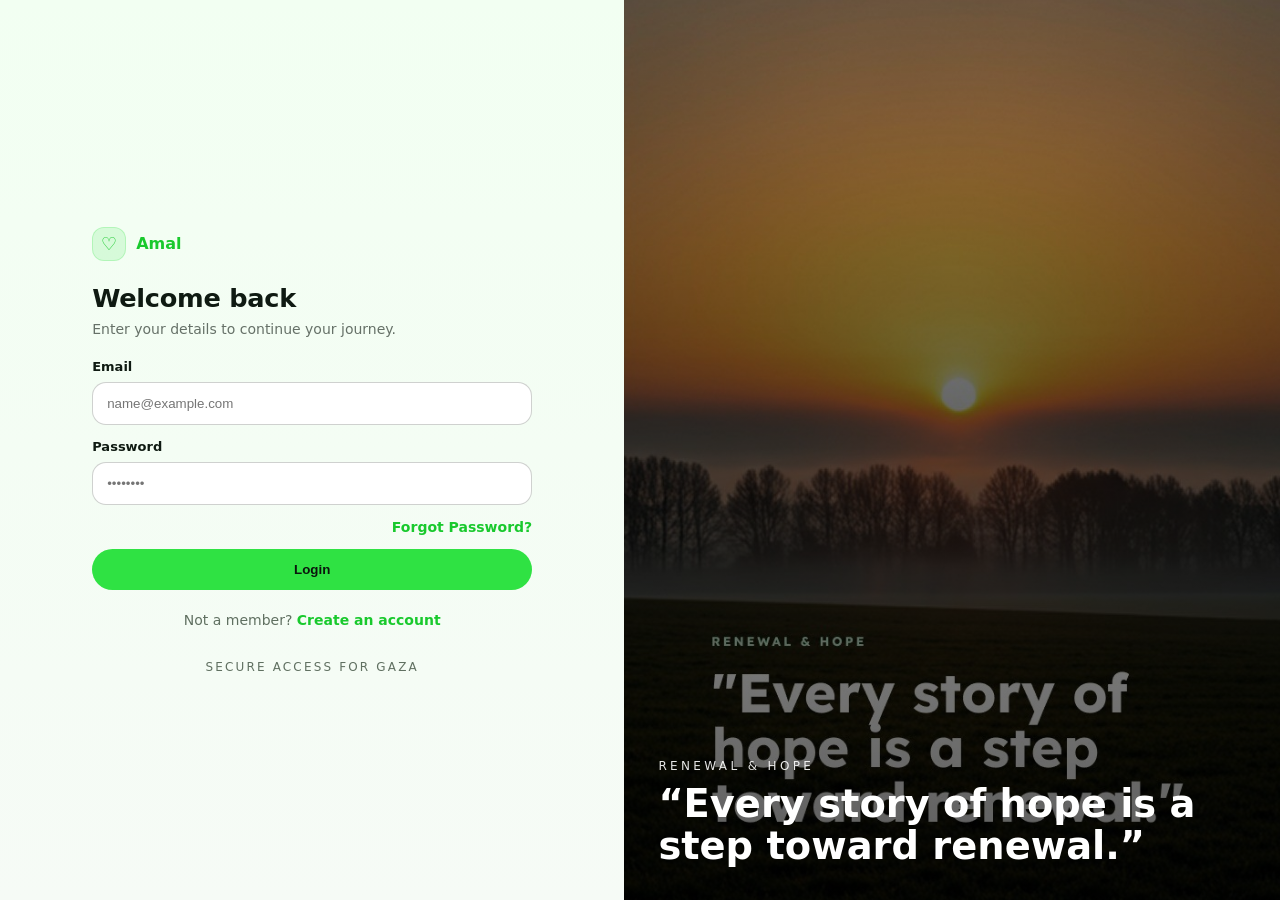
<file: login.html>
<!doctype html>
<html lang="en">
<head>
  <meta charset="utf-8" />
  <meta name="viewport" content="width=device-width, initial-scale=1" />
  <title>Amal • Login</title>
  <link rel="stylesheet" href="assets/css/login.css" />
  <link rel="stylesheet" href="assets/css/style.css" />
</head>
<body>

<main class="auth">
  <section class="auth-left">
    <div class="auth-panel">
      <a class="brand" href="login.html"><span class="mark">♡</span><span>Amal</span></a>
      <h1 class="h2">Welcome back</h1>
      <p class="small">Enter your details to continue your journey.</p>

      <form id="loginForm" class="auth-form" autocomplete="on">
        <div>
          <label class="label" for="email">Email</label>
          <input id="email" class="input" type="email" placeholder="name@example.com" required />
        </div>

        <div>
          <label class="label" for="password">Password</label>
          <input id="password" class="input" type="password" placeholder="••••••••" required />
        </div>

        <div class="row">
          <span></span>
          <a class="small" href="#" onclick="alert('Demo: password reset'); return false;" style="color: var(--primary-2); font-weight: 800;">Forgot Password?</a>
        </div>

        <button class="btn" type="submit">Login</button>

        <div class="small muted" style="text-align:center; margin-top: 8px;">
          Not a member? <a href="register.html" style="color: var(--primary-2); font-weight: 900;">Create an account</a>
        </div>

        <div class="tiny muted" style="text-align:center; margin-top: 18px; letter-spacing: .18em;">
          SECURE ACCESS FOR GAZA
        </div>
      </form>
    </div>
  </section>

  <section class="auth-right" style="background-image:url('assets/img/hero-login.jpg');">
    <div class="auth-hero-overlay"></div>
    <div class="auth-hero-text">
      <div class="kicker">RENEWAL &amp; HOPE</div>
      <div class="quote">“Every story of hope is a step toward renewal.”</div>
    </div>
  </section>
</main>

<script src="assets/js/app.js"></script>
</body>
</html>
</file>
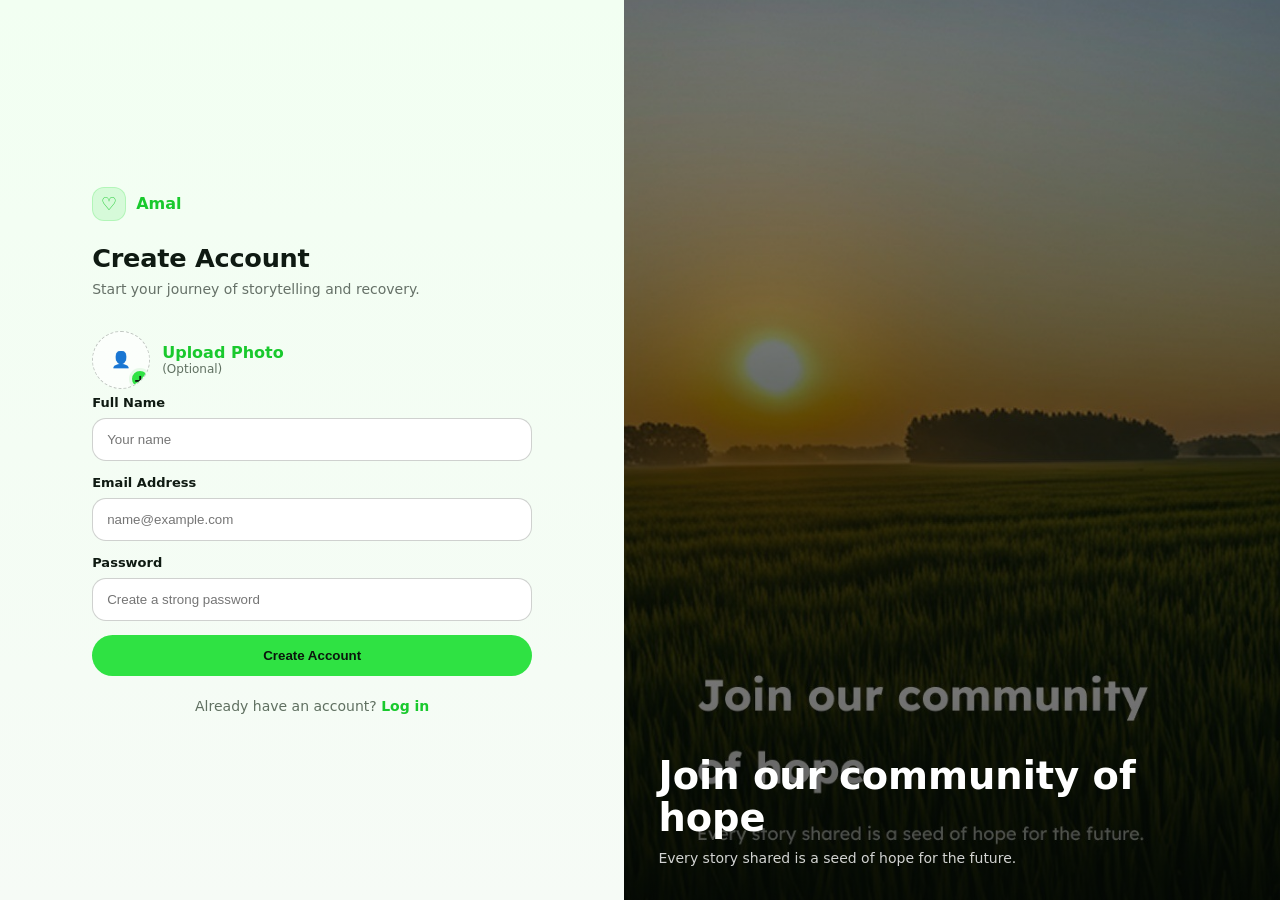
<file: register.html>
<!doctype html>
<html lang="en">
<head>
  <meta charset="utf-8" />
  <meta name="viewport" content="width=device-width, initial-scale=1" />
  <title>Amal • Create Account</title>
  <link rel="stylesheet" href="assets/css/style.css" />
</head>
<body>

<main class="auth">
  <section class="auth-left">
    <div class="auth-panel">
      <a class="brand" href="login.html"><span class="mark">♡</span><span>Amal</span></a>
      <h1 class="h2">Create Account</h1>
      <p class="small">Start your journey of storytelling and recovery.</p>

      <div class="photo-chip">
        <div class="photo-circle" role="button" tabindex="0" onclick="document.getElementById('photo').click()">
          <img id="photoPreview" alt="" />
          <span class="muted" style="font-weight:900;">👤</span>
          <span class="photo-plus">+</span>
        </div>
        <div>
          <div style="color: var(--primary-2); font-weight: 900;">Upload Photo</div>
          <div class="tiny muted">(Optional)</div>
        </div>
      </div>

      <form id="registerForm" class="auth-form" autocomplete="on">
        <input id="photo" type="file" accept="image/*" hidden />

        <div>
          <label class="label" for="fullName">Full Name</label>
          <input id="fullName" class="input" type="text" placeholder="Your name" required />
        </div>

        <div>
          <label class="label" for="email2">Email Address</label>
          <input id="email2" class="input" type="email" placeholder="name@example.com" required />
        </div>

        <div>
          <label class="label" for="pass2">Password</label>
          <input id="pass2" class="input" type="password" placeholder="Create a strong password" required />
        </div>

        <button class="btn" type="submit">Create Account</button>

        <div class="small muted" style="text-align:center; margin-top: 8px;">
          Already have an account? <a href="login.html" style="color: var(--primary-2); font-weight: 900;">Log in</a>
        </div>
      </form>
    </div>
  </section>

  <section class="auth-right" style="background-image:url('assets/img/hero-register.jpg');">
    <div class="auth-hero-overlay"></div>
    <div class="auth-hero-text">
      <div class="quote" style="margin:0;">Join our community of hope</div>
      <div class="small" style="margin-top: 12px; color: rgba(255,255,255,.82);">
        Every story shared is a seed of hope for the future.
      </div>
    </div>
  </section>
</main>

<script src="assets/js/app.js"></script>
</body>
</html>
</file>
<file: assets/css/login.css>
/* ---------- Auth (login/register) ---------- */


.auth{
  min-height: 100vh;
  display: grid;
  grid-template-columns: 1fr 1.05fr;
}
.auth-left{
  display: grid;
  place-items: center;
  padding: 36px 22px;
}
.auth-panel{
  width: min(440px, 100%);
}
.auth-panel .brand{
  justify-content: flex-start;
  margin-bottom: 22px;
}
.auth-panel h1{ margin: 0 0 8px; }
.auth-panel p{ margin: 0 0 22px; color: rgba(15,26,18,.62); }

.auth-form{
  display: grid;
  gap: 14px;
}
.row{
  display: flex;
  align-items: center;
  justify-content: space-between;
  gap: 10px;
}
.auth-right{
  position: relative;
  background-size: cover;
  background-position: center;
}
.auth-hero-overlay{
  position: absolute;
  inset: 0;
  background: linear-gradient(180deg, rgba(0,0,0,.20), rgba(0,0,0,.65));
}
.auth-hero-text{
  position: absolute;
  left: 34px;
  right: 34px;
  bottom: 34px;
  color: #fff;
}
.auth-hero-text .kicker{
  letter-spacing: .28em;
  text-transform: uppercase;
  font-size: 12px;
  opacity: .9;
}
.auth-hero-text .quote{
  font-size: clamp(28px, 3vw, 46px);
  line-height: 1.08;
  font-weight: 900;
  margin: 10px 0 0;
}
</file>
<file: assets/css/style.css>
/* Amal Platform — Static HTML/CSS/JS
   Notes:
   - No frameworks
   - Responsive
   - Shared header/footer injected via JS (app.js)
*/

:root{
  --bg: #f6fbf6;
  --panel: #ffffff;
  --text: #0f1a12;
  --muted: #607061;
  --line: rgba(15, 26, 18, .10);

  --primary: #2fe243;
  --primary-2: #19c92d;
  --primary-soft: rgba(47, 226, 67, .14);

  --shadow: 0 14px 40px rgba(0,0,0,.08);
  --radius-xl: 28px;
  --radius-lg: 18px;
  --radius-md: 12px;

  --container: 1120px;
  --focus: 0 0 0 4px rgba(47, 226, 67, .20);
}

*{ box-sizing: border-box; }
html, body{ height: 100%; }
body{
  margin: 0;
  font-family: ui-sans-serif, system-ui, -apple-system, Segoe UI, Roboto, Arial, "Helvetica Neue", "Noto Sans", "Liberation Sans", sans-serif;
  color: var(--text);
  background: linear-gradient(180deg, #f2fff2, var(--bg));
}

a{ color: inherit; text-decoration: none; }
img{ max-width: 100%; display: block; }

.container{
  width: min(var(--container), calc(100% - 32px));
  margin: 0 auto;
}

.btn{
  display: inline-flex;
  align-items: center;
  justify-content: center;
  gap: 10px;
  border: 1px solid transparent;
  background: var(--primary);
  color: #0b160d;
  font-weight: 700;
  padding: 12px 18px;
  border-radius: 999px;
  cursor: pointer;
  transition: transform .08s ease, filter .2s ease, background .2s ease;
  user-select: none;
}

.socail-icons {
  display: flex;
  gap: 11px;
  margin: 10px 0px
}

/* .btn-contact {
 
  -webkit-border-radius: 25px;
  -moz-border-radius: 25px;
  -ms-border-radius: 25px;
  -o-border-radius: 25px;
} */


.view .btn{
  display: inline-flex;
  width: 100%;
  align-items: center;
  justify-content: center;
  gap: 10px;
  border: 1px solid transparent;
  background: var(--primary);
  color: #0b160d;
  font-weight: 700;
  padding: 12px 18px;
  border-radius: 999px;
  cursor: pointer;
  transition: transform .08s ease, filter .2s ease, background .2s ease;
  user-select: none;
}
.btn:hover{ filter: brightness(.98); }
.btn:active{ transform: translateY(1px); }
.btn:focus{ outline: none; box-shadow: var(--focus); }

.btn.secondary{
  background: #fff;
  border-color: var(--line);
  color: var(--text);
}

.btn.ghost{
  background: transparent;
  border-color: var(--line);
  color: var(--text);
}

.pill{
  display: inline-flex;
  align-items: center;
  gap: 8px;
  padding: 7px 10px;
  border-radius: 999px;
  background: rgba(255,255,255,.60);
  border: 1px solid rgba(255,255,255,.45);
  backdrop-filter: blur(10px);
}

/* .card{
  background: var(--panel);
  border: 1px solid var(--line);
  border-radius: var(--radius-xl);
  box-shadow: var(--shadow);
} */

.card.soft{
  background: rgba(255,255,255,.70);
  border: 1px solid rgba(255,255,255,.55);
  backdrop-filter: blur(10px);
}

.muted{ color: var(--muted); }
.small{ font-size: 14px; }
.tiny{ font-size: 12px; }
.h1{ font-size: clamp(28px, 3vw, 44px); letter-spacing: -.02em; }
.h2{ font-size: clamp(20px, 2vw, 28px); letter-spacing: -.01em; }

.input{
  width: 100%;
  padding: 13px 14px;
  border-radius: 14px;
  border: 1px solid rgba(15, 26, 18, .20);
  background: #fff;
  outline: none;
  transition: box-shadow .2s ease, border-color .2s ease;
}
.input:focus{
  border-color: rgba(47, 226, 67, .65);
  box-shadow: var(--focus);
}

.label{
  display: block;
  font-size: 13px;
  color: var(--text);
  font-weight: 700;
  margin-bottom: 8px;
}

.popup {
  display: none;
  position: fixed;
  top: 0;
  left: 0;
  width: 100%;
  height: 100%;
  background: rgba(0,0,0,0.5);
}

/* محتوى النافذة */
.popup-content {
  background: #fff;
  width: 300px;
  margin: 15% auto;
  padding: 20px;
  border-radius: 10px;
  position: relative;
}

/* زر الإغلاق */
.close {
  position: absolute;
  right: 10px;
  top: 5px;
  cursor: pointer;
  font-size: 20px;
}

/* ---------- Header / Footer (shared) ---------- */
.site-header{
  position: sticky;
  top: 0;
  z-index: 50;
  background: rgba(246, 251, 246, .72);
  backdrop-filter: blur(12px);
  border-bottom: 1px solid rgba(15, 26, 18, .06);
}
.header-inner{
  display: grid;
  grid-template-columns: 1fr auto 1fr;
  align-items: center;
  gap: 14px;
  padding: 14px 0;
}
.brand{
  display: inline-flex;
  align-items: center;
  gap: 10px;
  font-weight: 900;
  color: var(--primary-2);
}
.brand .mark{
  width: 34px; height: 34px;
  border-radius: 12px;
  background: rgba(47,226,67,.14);
  border: 1px solid rgba(47,226,67,.22);
  display: grid;
  place-items: center;
  font-size: 18px;
}

.nav{
  display: inline-flex;
  gap: 18px;
  padding: 10px 14px;
  border-radius: 999px;
  background: rgba(255,255,255,.55);
  border: 1px solid rgba(255,255,255,.45);
}
.nav a{
  font-weight: 800;
  font-size: 14px;
  color: rgba(15,26,18,.75);
  padding: 8px 10px;
  border-radius: 999px;
}
.nav a.active{
  background: rgba(47,226,67,.16);
  color: rgba(15,26,18,.92);
}

.header-actions{
  display: inline-flex;
  gap: 10px;
  justify-content: flex-end;
  align-items: center;
}
.icon-btn{
  width: 42px; height: 42px;
  border-radius: 14px;
  border: 1px solid var(--line);
  background: rgba(255,255,255,.65);
  cursor: pointer;
  display: grid;
  place-items: center;
}
.avatar{
  width: 40px; height: 40px;
  border-radius: 999px;
  border: 2px solid rgba(47,226,67,.35);
  overflow: hidden;
  background: rgba(47,226,67,.10);
}

.site-footer{
  margin-top: 70px;
  background: rgba(47,226,67,.10);
  border-top: 1px solid rgba(15, 26, 18, .08);
}
.footer-inner{
  padding: 30px 0;
  display: grid;
  gap: 18px;
}
.footer-grid{
  display: grid;
  grid-template-columns: 1.2fr 1fr 1fr 1fr;
  gap: 22px;
}
.footer-col h4{
  margin: 0 0 12px;
  font-size: 13px;
  letter-spacing: .14em;
}
.footer-col:not(:last-child) a{
  display: block;
  /* color: rgba(15,26,18,.75); */
  padding: 6px 0;
  font-size: 14px;
}
.footer-bottom{
  display: flex;
  flex-wrap: wrap;
  gap: 10px;
  justify-content: space-between;
  color: rgba(15,26,18,.55);
  font-size: 13px;
  border-top: 1px solid rgba(15,26,18,.08);
  padding-top: 14px;
}

.fab{
  position: fixed;
  right: 22px;
  bottom: 22px;
  z-index: 60;
  box-shadow: 0 16px 40px rgba(0,0,0,.18);
}

/* ---------- Auth (login/register) ---------- */
.auth{
  min-height: 100vh;
  display: grid;
  grid-template-columns: 1fr 1.05fr;
}
.auth-left{
  display: grid;
  place-items: center;
  padding: 36px 22px;
}
.auth-panel{
  width: min(440px, 100%);
}
.auth-panel .brand{
  justify-content: flex-start;
  margin-bottom: 22px;
}
.auth-panel h1{ margin: 0 0 8px; }
.auth-panel p{ margin: 0 0 22px; color: rgba(15,26,18,.62); }

.auth-form{
  display: grid;
  gap: 14px;
}
.row{
  display: flex;
  align-items: center;
  justify-content: space-between;
  gap: 10px;
}
.auth-right{
  position: relative;
  background-size: cover;
  background-position: center;
}
.auth-hero-overlay{
  position: absolute;
  inset: 0;
  background: linear-gradient(180deg, rgba(0,0,0,.20), rgba(0,0,0,.65));
}
.auth-hero-text{
  position: absolute;
  left: 34px;
  right: 34px;
  bottom: 34px;
  color: #fff;
}
.auth-hero-text .kicker{
  letter-spacing: .28em;
  text-transform: uppercase;
  font-size: 12px;
  opacity: .9;
}
.auth-hero-text .quote{
  font-size: clamp(28px, 3vw, 46px);
  line-height: 1.08;
  font-weight: 900;
  margin: 10px 0 0;
}

/* Upload photo chip */
.photo-chip{
  display: inline-flex;
  align-items: center;
  gap: 12px;
  margin: 12px 0 6px;
}
.photo-circle{
  width: 58px; height: 58px;
  border-radius: 999px;
  border: 1px dashed rgba(15,26,18,.25);
  display: grid;
  place-items: center;
  background: rgba(255,255,255,.65);
  position: relative;
  overflow: hidden;
}
.photo-circle img{ width: 100%; height: 100%; object-fit: cover; display: none; }
.photo-plus{
  position: absolute;
  right: -2px;
  bottom: -2px;
  width: 22px; height: 22px;
  border-radius: 999px;
  background: var(--primary);
  display: grid;
  place-items: center;
  font-weight: 900;
  border: 3px solid rgba(246,251,246,.92);
}

/* ---------- Page sections ---------- */
.hero{
  margin: 22px 0 26px;
  border-radius: 34px;
  overflow: hidden;
  position: relative;
  min-height: 240px;
  display: grid;
  place-items: center;
  text-align: center;
}
.hero::before{
  content:"";
  position: absolute;
  inset: 0;
  background: radial-gradient(circle at 30% 40%, rgba(47,226,67,.32), transparent 46%),
  linear-gradient(135deg, rgba(0,0,0,.12), rgba(0,0,0,.42));
}
.hero .inner{
  position: relative;
  padding: 38px 18px;
  width: min(820px, 100%);
}
.hero h1{ margin: 0; color: #fff; }
.hero p{ margin: 10px 0 0; color: rgba(255,255,255,.84); }
.hero .btn{ margin-top: 16px; }

.bg-w {
  background: white;
  height: 500px;
  border-radius: 22px;
      display: flex;
    flex-direction: column;
    justify-content: center;
}

.grid-2{
  display: grid;
  grid-template-columns: repeat(2, 1fr);
  gap: 18px;
  margin-top: 100px;
  align-items: center;
}
.grid-4{
  display: grid;
  grid-template-columns: repeat(4, 1fr);
  gap: 14px;
}
.grid-3{
  display: grid;
  grid-template-columns: repeat(3, 1fr);
  gap: 14px;
}
.section{
  margin: 18px 0;
}

.section-title{
  font-weight: 900;
  margin: 0 0 12px;
}

.pad{
  padding: 18px;
}
.pad-lg{
  padding: 24px;
}

/* Feed composer */
.composer{
  display: grid;
  grid-template-columns: 52px 1fr auto;
  gap: 14px;
  align-items: start;
}
.composer textarea{
  min-height: 74px;
  resize: vertical;
}
.composer-actions{
  display: flex;
  gap: 10px;
  align-items: center;
  margin-top: 10px;
}
.badges{
  display: flex;
  gap: 10px;
  flex-wrap: wrap;
}
.tag{
  font-size: 12px;
  font-weight: 800;
  padding: 6px 10px;
  border-radius: 999px;
  background: rgba(47,226,67,.14);
  border: 1px solid rgba(47,226,67,.20);
  color: rgba(15,26,18,.78);
}

/* Post card */
.post{
  overflow: hidden;
}
.post-head{
  display: flex;
  align-items: center;
  justify-content: space-between;
  gap: 12px;
  padding: 18px 18px 12px;
}
.post-user{
  display: flex;
  align-items: center;
  gap: 12px;
}
.post-user .avatar{ width: 44px; height: 44px; }
.post-title{
  font-weight: 900;
  margin: 0;
}
.post-meta{ color: rgba(15,26,18,.55); font-size: 13px; margin-top: 2px; }
.post-body{
  padding: 0 18px 16px;
  color: rgba(15,26,18,.78);
  line-height: 1.6;
}
.post-img{
  border-radius: 22px;
  overflow: hidden;
  border: 1px solid rgba(15,26,18,.08);
  margin: 0 18px 14px;
}
.post-img img{
  width: 100%;
  height: 320px;
  object-fit: cover;
}
.post-actions{
  display: flex;
  gap: 18px;
  padding: 10px 18px 16px;
  border-top: 1px solid rgba(15,26,18,.08);
  color: rgba(15,26,18,.72);
  font-weight: 800;
}
.post-actions button{
  background: transparent;
  border: 0;
  cursor: pointer;
  font: inherit;
  color: inherit;
  display: inline-flex;
  align-items: center;
  gap: 8px;
}
.post-actions button.active{
  color: rgba(15,26,18,.96);
}
.comment-box{
  padding: 0 18px 18px;
  border-top: 1px dashed rgba(15,26,18,.12);
  display: none;
}
.comment{
  background: rgba(246,251,246,.72);
  border: 1px solid rgba(15,26,18,.08);
  border-radius: 18px;
  padding: 12px 12px;
  display: grid;
  grid-template-columns: 40px 1fr;
  gap: 10px;
  margin-top: 10px;
}

/* About & Support tiles */
.tile{
  border-radius: 22px;
  border: 1px solid rgba(15,26,18,.08);
  background: rgba(255,255,255,.70);
  padding: 20px;
}

.bg {
  background-color: #f6f8f6;
  height: 220px;
}

.tile-4{
  border-radius: 22px;
  border: 1px solid rgba(15,26,18,.08);
  background: rgba(255,255,255,.70);

  height: 290px;
  padding-bottom: 15px;
}

.info-card {
   padding: 16px;
}
.tile-4 .card-icon {
  height: 50%;
  background-color: rgba(99, 233, 99, 0.1);
  text-align: center;
  border-top-left-radius: 22px;
  border-top-right-radius: 22px;
 display: flex;
  justify-content: center;
  align-items: center;
}
.tile h3{ margin: 0 0 6px; }
.tile p{ margin: 0; color: rgba(15,26,18,.62); }
.tile .btn{ margin-top: 12px; width: 100%; }

.tile-4 h3{ margin: 0 0 6px; }
.tile-4 p{ margin: 0; color: rgba(15,26,18,.62); }
.tile-4 .btn{ margin-top: 12px; width: 100%; }

/* Profile */
.profile-top{
  display: grid;
  grid-template-columns: 112px 1fr auto;
  gap: 16px;
  align-items: center;
  padding: 18px;
}
.profile-top .avatar{ width: 92px; height: 92px; }
.kpi{
  display: flex;
  align-items: baseline;
  justify-content: space-between;
  gap: 10px;
  padding: 12px;
  border-radius: 16px;
  background: rgba(47,226,67,.10);
  border: 1px solid rgba(47,226,67,.18);
  margin-top: 10px;
}
.kpi strong{ font-size: 22px; }
.story-item{
  display: grid;
  grid-template-columns: 1fr auto;
  gap: 12px;
  padding: 14px;
  border-radius: 22px;
  background: rgba(255,255,255,.65);
  border: 1px solid rgba(15,26,18,.08);
}
.badge-status{
  font-size: 11px;
  font-weight: 900;
  letter-spacing: .08em;
  padding: 8px 10px;
  border-radius: 999px;
  text-transform: uppercase;
}
.badge-status.pending{ background: rgba(255, 205, 90, .30); border: 1px solid rgba(255,205,90,.55); }
.badge-status.approved{ background: rgba(47, 226, 67, .18); border: 1px solid rgba(47,226,67,.32); }
.badge-status.rejected{ background: rgba(255, 99, 99, .18); border: 1px solid rgba(255,99,99,.32); }

/* Share story */
.form-card{
  width: min(820px, 100%);
  margin: 26px auto 0;
  padding: 22px;
}
.upload-zone{
  border: 1px dashed rgba(15,26,18,.22);
  background: rgba(255,255,255,.55);
  border-radius: 18px;
  padding: 18px;
  text-align: center;
}
.preview{
  display: grid;
  grid-template-columns: repeat(3, 1fr);
  gap: 10px;
  margin-top: 12px;
}
.preview img{
  width: 100%;
  height: 120px;
  object-fit: cover;
  border-radius: 14px;
  border: 1px solid rgba(15,26,18,.10);
}

/* ---------- Responsive ---------- */
@media (max-width: 980px){
  .auth{ grid-template-columns: 1fr; }
  .auth-right{ display: none; }
  .header-inner{ grid-template-columns: 1fr auto; }
  .nav{ display: none; }
  .grid-2{ grid-template-columns: 1fr; }
  .footer-grid{ grid-template-columns: 1fr 1fr; }
}
@media (max-width: 560px){
  .footer-grid{ grid-template-columns: 1fr; }
  .profile-top{ grid-template-columns: 72px 1fr; }
  .profile-top .avatar{ width: 64px; height: 64px; }
  .preview{ grid-template-columns: 1fr 1fr; }
}
</file>
